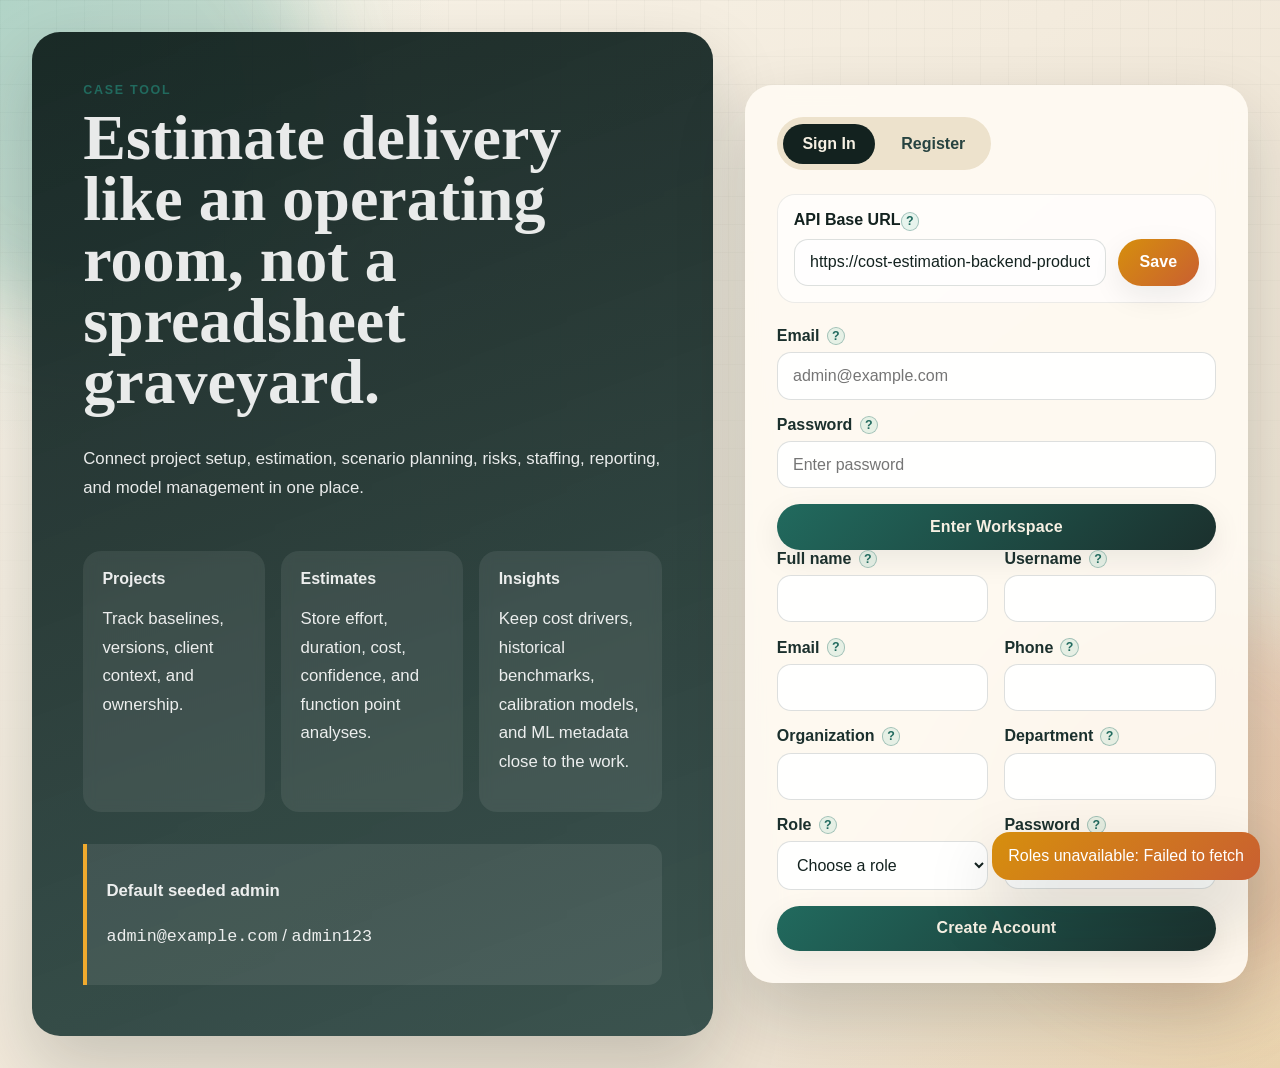
<file: frontend/index.html>
<!DOCTYPE html>
<html lang="en">
<head>
    <meta charset="UTF-8">
    <meta name="viewport" content="width=device-width, initial-scale=1.0">
    <meta name="description" content="CASE Tool frontend for software estimation, portfolio planning, and analytics.">
    <title>CASE Tool Workspace</title>
    <link rel="stylesheet" href="./assets/css/style.css">
</head>
<body>
    <div class="ambient ambient-one"></div>
    <div class="ambient ambient-two"></div>
    <div class="ambient ambient-grid"></div>

    <div class="loading-bar" id="loadingBar"></div>

    <section class="auth-shell" id="authView">
        <div class="auth-story">
            <span class="eyebrow">CASE Tool</span>
            <h1>Estimate delivery like an operating room, not a spreadsheet graveyard.</h1>
            <p>Connect project setup, estimation, scenario planning, risks, staffing, reporting, and model management in one place.</p>

            <div class="story-grid">
                <article class="story-card">
                    <strong>Projects</strong>
                    <p>Track baselines, versions, client context, and ownership.</p>
                </article>
                <article class="story-card">
                    <strong>Estimates</strong>
                    <p>Store effort, duration, cost, confidence, and function point analyses.</p>
                </article>
                <article class="story-card">
                    <strong>Insights</strong>
                    <p>Keep cost drivers, historical benchmarks, calibration models, and ML metadata close to the work.</p>
                </article>
            </div>

            <div class="auth-callout">
                <p><strong>Default seeded admin</strong></p>
                <p><span class="mono">admin@example.com</span> / <span class="mono">admin123</span></p>
            </div>
        </div>

        <div class="auth-panel">
            <div class="auth-tabs">
                <button class="auth-tab active" type="button" data-auth-tab="login">Sign In</button>
                <button class="auth-tab" type="button" data-auth-tab="register">Register</button>
            </div>

            <form class="connection-card" id="authConnectionForm">
                <label for="authApiBaseUrl">API Base URL</label>
                <div class="inline-form">
                    <input id="authApiBaseUrl" type="text" placeholder="http://localhost:8000/api/v1">
                    <button class="btn btn-secondary" type="submit">Save</button>
                </div>
            </form>

            <form class="form auth-form active" id="loginForm" data-auth-form="login">
                <div class="field">
                    <label for="loginEmail">Email</label>
                    <input id="loginEmail" type="email" placeholder="admin@example.com" required>
                </div>
                <div class="field">
                    <label for="loginPassword">Password</label>
                    <input id="loginPassword" type="password" placeholder="Enter password" required>
                </div>
                <button class="btn btn-primary" type="submit">Enter Workspace</button>
            </form>

            <form class="form auth-form" id="registerForm" data-auth-form="register">
                <div class="field-row">
                    <div class="field">
                        <label for="registerFullName">Full name</label>
                        <input id="registerFullName" type="text" required>
                    </div>
                    <div class="field">
                        <label for="registerUsername">Username</label>
                        <input id="registerUsername" type="text" required>
                    </div>
                </div>
                <div class="field-row">
                    <div class="field">
                        <label for="registerEmail">Email</label>
                        <input id="registerEmail" type="email" required>
                    </div>
                    <div class="field">
                        <label for="registerPhone">Phone</label>
                        <input id="registerPhone" type="text">
                    </div>
                </div>
                <div class="field-row">
                    <div class="field">
                        <label for="registerOrganization">Organization</label>
                        <input id="registerOrganization" type="text">
                    </div>
                    <div class="field">
                        <label for="registerDepartment">Department</label>
                        <input id="registerDepartment" type="text">
                    </div>
                </div>
                <div class="field-row">
                    <div class="field">
                        <label for="registerRoleId">Role</label>
                        <select id="registerRoleId" required></select>
                    </div>
                    <div class="field">
                        <label for="registerPassword">Password</label>
                        <input id="registerPassword" type="password" minlength="8" required>
                    </div>
                </div>
                <button class="btn btn-primary" type="submit">Create Account</button>
            </form>
        </div>
    </section>

    <div class="workspace-shell hidden" id="workspaceShell">
        <aside class="sidebar">
            <div class="brand-block">
                <span class="eyebrow">Control Deck</span>
                <h2>CASE Tool</h2>
                <p>Software estimation and delivery planning workspace.</p>
            </div>

            <nav class="side-nav" aria-label="Primary">
                <button class="nav-link active" type="button" data-view-target="dashboard">Dashboard</button>
                <button class="nav-link" type="button" data-view-target="projects">Projects</button>
                <button class="nav-link" type="button" data-view-target="estimates">Estimates</button>
                <button class="nav-link" type="button" data-view-target="scenarios">Scenarios</button>
                <button class="nav-link" type="button" data-view-target="risks">Risks</button>
                <button class="nav-link" type="button" data-view-target="resources">Resources</button>
                <button class="nav-link" type="button" data-view-target="reports">Reports</button>
                <button class="nav-link" type="button" data-view-target="intelligence">Intelligence</button>
                <button class="nav-link" type="button" data-view-target="integrations">Integrations</button>
                <button class="nav-link" type="button" data-view-target="admin">Admin</button>
                <button class="nav-link" type="button" data-view-target="settings">Settings</button>
            </nav>
        </aside>

        <div class="workspace-main">
            <header class="topbar">
                <div class="topbar-cluster">
                    <label class="compact-field">
                        <span>Active project</span>
                        <select id="projectSwitcher"></select>
                    </label>
                    <button class="btn btn-secondary" type="button" id="refreshWorkspaceBtn">Refresh</button>
                </div>

                <div class="topbar-cluster topbar-status">
                    <span class="status-badge" id="apiStatusBadge">Checking API</span>
                    <span class="status-badge neutral" id="selectedProjectBadge">Project: none selected</span>
                    <span class="status-badge neutral" id="userBadge">Loading user</span>
                    <button class="btn btn-ghost" type="button" id="logoutBtn">Logout</button>
                </div>
            </header>

            <main class="view-stack">
                <section class="view-panel active" data-view="dashboard">
                    <div class="section-head">
                        <div>
                            <span class="eyebrow">Portfolio overview</span>
                            <h1>Dashboard</h1>
                        </div>
                    </div>
                    <div class="metrics-grid" id="dashboardMetrics"></div>
                    <div class="analytics-grid" id="dashboardAnalyticsGrid"></div>
                    <div id="dashboardSpotlight"></div>
                    <div class="split-grid">
                        <article class="panel">
                            <div class="panel-head">
                                <h2>Recent Projects</h2>
                            </div>
                            <div class="table-wrap">
                                <table>
                                    <thead>
                                        <tr>
                                            <th>Name</th>
                                            <th>Status</th>
                                            <th>Budget</th>
                                            <th>Team</th>
                                            <th>Action</th>
                                        </tr>
                                    </thead>
                                    <tbody id="recentProjectsBody"></tbody>
                                </table>
                            </div>
                        </article>
                        <article class="panel stacked-panel">
                            <div class="panel-head">
                                <h2>Selected Project Signals</h2>
                            </div>
                            <div class="mini-panel">
                                <h3>Recent Estimates</h3>
                                <ul class="plain-list" id="recentEstimatesList"></ul>
                            </div>
                            <div class="mini-panel">
                                <h3>Risk Summary</h3>
                                <ul class="plain-list" id="dashboardRiskSummary"></ul>
                            </div>
                        </article>
                    </div>
                </section>

                <section class="view-panel" data-view="projects">
                    <div class="section-head">
                        <div>
                            <span class="eyebrow">Foundation</span>
                            <h1>Projects</h1>
                            <p class="context-banner" id="projectsContextBanner"></p>
                        </div>
                    </div>
                    <div class="split-grid">
                        <article class="panel">
                            <div class="panel-head">
                                <h2>Create or Edit Project</h2>
                            </div>
                            <form class="form" id="projectForm">
                                <input id="projectFormId" type="hidden">
                                <div class="field">
                                    <label for="projectName">Project name</label>
                                    <input id="projectName" type="text" required>
                                </div>
                                <div class="field">
                                    <label for="projectDescription">Description</label>
                                    <textarea id="projectDescription" rows="4"></textarea>
                                </div>
                                <div class="field-row">
                                    <div class="field">
                                        <label for="projectStatus">Status</label>
                                        <select id="projectStatus">
                                            <option value="planning">Planning</option>
                                            <option value="in_progress">In Progress</option>
                                            <option value="on_hold">On Hold</option>
                                            <option value="completed">Completed</option>
                                            <option value="archived">Archived</option>
                                        </select>
                                    </div>
                                    <div class="field">
                                        <label for="projectBudget">Budget</label>
                                        <input id="projectBudget" type="number" min="0" step="1000">
                                    </div>
                                </div>
                                <div class="field-row">
                                    <div class="field">
                                        <label for="projectTeamSize">Team size</label>
                                        <input id="projectTeamSize" type="number" min="1" step="1">
                                    </div>
                                    <div class="field">
                                        <label for="projectClientName">Client</label>
                                        <input id="projectClientName" type="text">
                                    </div>
                                </div>
                                <div class="field-row">
                                    <div class="field">
                                        <label for="projectManager">Project manager</label>
                                        <input id="projectManager" type="text">
                                    </div>
                                    <div class="field">
                                        <label for="projectDepartment">Department</label>
                                        <input id="projectDepartment" type="text">
                                    </div>
                                </div>
                                <div class="field-row">
                                    <div class="field">
                                        <label for="projectStartDate">Start date</label>
                                        <input id="projectStartDate" type="datetime-local">
                                    </div>
                                    <div class="field">
                                        <label for="projectEndDate">End date</label>
                                        <input id="projectEndDate" type="datetime-local">
                                    </div>
                                </div>
                                <div class="button-row">
                                    <button class="btn btn-primary" type="submit">Save Project</button>
                                    <button class="btn btn-ghost" type="button" id="projectFormReset">Reset</button>
                                </div>
                            </form>
                        </article>

                        <article class="panel">
                            <div class="panel-head">
                                <h2>Project Register</h2>
                            </div>
                            <div class="table-wrap">
                                <table>
                                    <thead>
                                        <tr>
                                            <th>Name</th>
                                            <th>Status</th>
                                            <th>Client</th>
                                            <th>Budget</th>
                                            <th>Team</th>
                                            <th>Versions</th>
                                            <th>Actions</th>
                                        </tr>
                                    </thead>
                                    <tbody id="projectTableBody"></tbody>
                                </table>
                            </div>
                        </article>
                    </div>

                    <div class="split-grid">
                        <article class="panel">
                            <div class="panel-head">
                                <h2>Project Versions</h2>
                            </div>
                            <form class="form" id="versionForm">
                                <div class="field-row">
                                    <div class="field">
                                        <label for="versionNumber">Version number</label>
                                        <input id="versionNumber" type="number" min="1" step="1" required>
                                    </div>
                                    <div class="field">
                                        <label for="versionDescription">Description</label>
                                        <input id="versionDescription" type="text">
                                    </div>
                                </div>
                                <div class="field">
                                    <label for="versionScope">Scope</label>
                                    <textarea id="versionScope" rows="3"></textarea>
                                </div>
                                <div class="field">
                                    <label for="versionAssumptions">Assumptions</label>
                                    <textarea id="versionAssumptions" rows="3"></textarea>
                                </div>
                                <div class="field">
                                    <label for="versionConstraints">Constraints</label>
                                    <textarea id="versionConstraints" rows="3"></textarea>
                                </div>
                                <div class="button-row">
                                    <button class="btn btn-primary" type="submit">Add Version</button>
                                    <button class="btn btn-ghost" type="button" id="versionFormReset">Reset</button>
                                </div>
                            </form>
                        </article>
                        <article class="panel">
                            <div class="panel-head">
                                <h2>Version Timeline</h2>
                            </div>
                            <div class="stack-list" id="versionList"></div>
                        </article>
                    </div>
                </section>

                <section class="view-panel" data-view="estimates">
                    <div class="section-head">
                        <div>
                            <span class="eyebrow">Forecasting</span>
                            <h1>Estimates</h1>
                            <p class="context-banner" id="estimateContextBanner"></p>
                        </div>
                    </div>
                    <div class="split-grid">
                        <article class="panel">
                            <div class="panel-head">
                                <h2>Create or Edit Estimate</h2>
                            </div>
                            <form class="form" id="estimateForm">
                                <input id="estimateFormId" type="hidden">
                                <div class="field-row">
                                    <div class="field">
                                        <label for="estimateVersionId">Project version</label>
                                        <select id="estimateVersionId" required></select>
                                    </div>
                                    <div class="field">
                                        <label for="estimateMethod">Method</label>
                                        <select id="estimateMethod" required>
                                            <option value="COCOMO">COCOMO</option>
                                            <option value="FPA">Function Point Analysis</option>
                                            <option value="Hybrid">Hybrid</option>
                                            <option value="Expert Judgment">Expert Judgment</option>
                                        </select>
                                    </div>
                                </div>
                                <div class="field-row">
                                    <div class="field">
                                        <label for="estimateStatus">Workflow status</label>
                                        <select id="estimateStatus">
                                            <option value="draft">Draft</option>
                                            <option value="submitted">Submitted</option>
                                            <option value="approved">Approved</option>
                                            <option value="rejected">Rejected</option>
                                            <option value="final">Final</option>
                                        </select>
                                    </div>
                                    <div class="field">
                                        <label for="estimateTeamSize">Estimated team size</label>
                                        <input id="estimateTeamSize" type="number" min="1" step="1">
                                    </div>
                                </div>
                                <div class="field-row">
                                    <div class="field">
                                        <label for="estimateEffort">Effort hours</label>
                                        <input id="estimateEffort" type="number" min="0" step="0.1" required>
                                    </div>
                                    <div class="field">
                                        <label for="estimateDuration">Duration months</label>
                                        <input id="estimateDuration" type="number" min="0" step="0.1" required>
                                    </div>
                                </div>
                                <div class="field-row">
                                    <div class="field">
                                        <label for="estimateCost">Estimated cost</label>
                                        <input id="estimateCost" type="number" min="0" step="1000" required>
                                    </div>
                                    <div class="field">
                                        <label for="estimateConfidence">Confidence %</label>
                                        <input id="estimateConfidence" type="number" min="0" max="100" step="1">
                                    </div>
                                </div>
                                <div class="field-row">
                                    <div class="field">
                                        <label for="estimateConfidenceLow">Confidence low</label>
                                        <input id="estimateConfidenceLow" type="number" min="0" step="1000">
                                    </div>
                                    <div class="field">
                                        <label for="estimateConfidenceHigh">Confidence high</label>
                                        <input id="estimateConfidenceHigh" type="number" min="0" step="1000">
                                    </div>
                                </div>
                                <div class="field">
                                    <label for="estimateAssumptions">Assumptions</label>
                                    <textarea id="estimateAssumptions" rows="3"></textarea>
                                </div>
                                <div class="field">
                                    <label for="estimateRisks">Risks</label>
                                    <textarea id="estimateRisks" rows="3"></textarea>
                                </div>
                                <div class="field">
                                    <label for="estimateNotes">Notes</label>
                                    <textarea id="estimateNotes" rows="3"></textarea>
                                </div>
                                <div class="button-row">
                                    <button class="btn btn-primary" type="submit">Save Estimate</button>
                                    <button class="btn btn-ghost" type="button" id="estimateFormReset">Reset</button>
                                </div>
                            </form>
                        </article>

                        <article class="panel">
                            <div class="panel-head">
                                <h2>Estimate Register</h2>
                            </div>
                            <div class="table-wrap">
                                <table>
                                    <thead>
                                        <tr>
                                            <th>Method</th>
                                            <th>Status</th>
                                            <th>Cost</th>
                                            <th>Effort</th>
                                            <th>Duration</th>
                                            <th>Confidence</th>
                                            <th>Actions</th>
                                        </tr>
                                    </thead>
                                    <tbody id="estimateTableBody"></tbody>
                                </table>
                            </div>
                        </article>
                    </div>

                    <div class="split-grid">
                        <article class="panel">
                            <div class="panel-head">
                                <h2>Estimate Detail</h2>
                            </div>
                            <div id="estimateDetail"></div>
                        </article>
                        <article class="panel">
                            <div class="panel-head">
                                <h2>Function Points</h2>
                            </div>
                            <form class="form" id="functionPointForm">
                                <div class="field-row">
                                    <div class="field">
                                        <label for="fpIlfCount">ILF count</label>
                                        <input id="fpIlfCount" type="number" min="0" value="0">
                                    </div>
                                    <div class="field">
                                        <label for="fpIlfComplexity">ILF complexity</label>
                                        <select id="fpIlfComplexity">
                                            <option value="">Select</option>
                                            <option value="simple">Simple</option>
                                            <option value="average">Average</option>
                                            <option value="complex">Complex</option>
                                        </select>
                                    </div>
                                </div>
                                <div class="field-row">
                                    <div class="field">
                                        <label for="fpEifCount">EIF count</label>
                                        <input id="fpEifCount" type="number" min="0" value="0">
                                    </div>
                                    <div class="field">
                                        <label for="fpEifComplexity">EIF complexity</label>
                                        <select id="fpEifComplexity">
                                            <option value="">Select</option>
                                            <option value="simple">Simple</option>
                                            <option value="average">Average</option>
                                            <option value="complex">Complex</option>
                                        </select>
                                    </div>
                                </div>
                                <div class="field-row">
                                    <div class="field">
                                        <label for="fpEiCount">EI count</label>
                                        <input id="fpEiCount" type="number" min="0" value="0">
                                    </div>
                                    <div class="field">
                                        <label for="fpEiComplexity">EI complexity</label>
                                        <select id="fpEiComplexity">
                                            <option value="">Select</option>
                                            <option value="simple">Simple</option>
                                            <option value="average">Average</option>
                                            <option value="complex">Complex</option>
                                        </select>
                                    </div>
                                </div>
                                <div class="field-row">
                                    <div class="field">
                                        <label for="fpEoCount">EO count</label>
                                        <input id="fpEoCount" type="number" min="0" value="0">
                                    </div>
                                    <div class="field">
                                        <label for="fpEoComplexity">EO complexity</label>
                                        <select id="fpEoComplexity">
                                            <option value="">Select</option>
                                            <option value="simple">Simple</option>
                                            <option value="average">Average</option>
                                            <option value="complex">Complex</option>
                                        </select>
                                    </div>
                                </div>
                                <div class="field-row">
                                    <div class="field">
                                        <label for="fpEqCount">EQ count</label>
                                        <input id="fpEqCount" type="number" min="0" value="0">
                                    </div>
                                    <div class="field">
                                        <label for="fpEqComplexity">EQ complexity</label>
                                        <select id="fpEqComplexity">
                                            <option value="">Select</option>
                                            <option value="simple">Simple</option>
                                            <option value="average">Average</option>
                                            <option value="complex">Complex</option>
                                        </select>
                                    </div>
                                </div>
                                <div class="field-row">
                                    <div class="field">
                                        <label for="fpUnadjusted">Unadjusted FP</label>
                                        <input id="fpUnadjusted" type="number" min="0" step="0.1" required>
                                    </div>
                                    <div class="field">
                                        <label for="fpVaf">VAF</label>
                                        <input id="fpVaf" type="number" min="0" step="0.01">
                                    </div>
                                </div>
                                <div class="field">
                                    <label for="fpAdjusted">Adjusted FP</label>
                                    <input id="fpAdjusted" type="number" min="0" step="0.1" required>
                                </div>
                                <div class="button-row">
                                    <button class="btn btn-primary" type="submit">Save Function Points</button>
                                    <button class="btn btn-ghost" type="button" id="functionPointFormReset">Reset</button>
                                </div>
                            </form>
                            <div class="stack-list" id="functionPointList"></div>
                        </article>
                    </div>
                </section>

                <section class="view-panel" data-view="scenarios">
                    <div class="section-head">
                        <div>
                            <span class="eyebrow">What-if planning</span>
                            <h1>Scenarios</h1>
                            <p class="context-banner" id="scenarioContextBanner"></p>
                        </div>
                    </div>
                    <div class="split-grid">
                        <article class="panel">
                            <div class="panel-head">
                                <h2>Scenario Builder</h2>
                            </div>
                            <form class="form" id="scenarioForm">
                                <input id="scenarioFormId" type="hidden">
                                <div class="field-row">
                                    <div class="field">
                                        <label for="scenarioName">Scenario name</label>
                                        <input id="scenarioName" type="text" required>
                                    </div>
                                    <div class="field">
                                        <label for="scenarioType">Scenario type</label>
                                        <select id="scenarioType">
                                            <option value="realistic">Realistic</option>
                                            <option value="optimistic">Optimistic</option>
                                            <option value="pessimistic">Pessimistic</option>
                                            <option value="custom">Custom</option>
                                        </select>
                                    </div>
                                </div>
                                <div class="field">
                                    <label for="scenarioDescription">Description</label>
                                    <textarea id="scenarioDescription" rows="3"></textarea>
                                </div>
                                <div class="field-row">
                                    <div class="field">
                                        <label for="scenarioEffortAdjustment">Effort multiplier</label>
                                        <input id="scenarioEffortAdjustment" type="number" step="0.05" value="1">
                                    </div>
                                    <div class="field">
                                        <label for="scenarioDurationAdjustment">Duration multiplier</label>
                                        <input id="scenarioDurationAdjustment" type="number" step="0.05" value="1">
                                    </div>
                                </div>
                                <div class="field-row">
                                    <div class="field">
                                        <label for="scenarioCostAdjustment">Cost multiplier</label>
                                        <input id="scenarioCostAdjustment" type="number" step="0.05" value="1">
                                    </div>
                                    <div class="field">
                                        <label for="scenarioTeamAdjustment">Team size multiplier</label>
                                        <input id="scenarioTeamAdjustment" type="number" step="0.05" value="1">
                                    </div>
                                </div>
                                <div class="button-row">
                                    <button class="btn btn-primary" type="submit">Save Scenario</button>
                                    <button class="btn btn-ghost" type="button" id="scenarioFormReset">Reset</button>
                                </div>
                            </form>
                        </article>
                        <article class="panel">
                            <div class="panel-head">
                                <h2>Scenario Outcomes</h2>
                            </div>
                            <p class="subtle" id="scenarioSummary"></p>
                            <div class="table-wrap">
                                <table>
                                    <thead>
                                        <tr>
                                            <th>Name</th>
                                            <th>Type</th>
                                            <th>Effort</th>
                                            <th>Duration</th>
                                            <th>Cost</th>
                                            <th>Actions</th>
                                        </tr>
                                    </thead>
                                    <tbody id="scenarioTableBody"></tbody>
                                </table>
                            </div>
                        </article>
                    </div>
                </section>

                <section class="view-panel" data-view="risks">
                    <div class="section-head">
                        <div>
                            <span class="eyebrow">Exposure control</span>
                            <h1>Risks</h1>
                            <p class="context-banner" id="riskContextBanner"></p>
                        </div>
                    </div>
                    <div class="split-grid">
                        <article class="panel">
                            <div class="panel-head">
                                <h2>Risk Register Form</h2>
                            </div>
                            <form class="form" id="riskForm">
                                <input id="riskFormId" type="hidden">
                                <div class="field">
                                    <label for="riskDescription">Description</label>
                                    <textarea id="riskDescription" rows="3" required></textarea>
                                </div>
                                <div class="field-row">
                                    <div class="field">
                                        <label for="riskCategory">Category</label>
                                        <input id="riskCategory" type="text" placeholder="technical, schedule, resource" required>
                                    </div>
                                    <div class="field">
                                        <label for="riskOwner">Owner</label>
                                        <input id="riskOwner" type="text">
                                    </div>
                                </div>
                                <div class="field-row">
                                    <div class="field">
                                        <label for="riskProbability">Probability (0-1)</label>
                                        <input id="riskProbability" type="number" min="0" max="1" step="0.01" required>
                                    </div>
                                    <div class="field">
                                        <label for="riskImpact">Impact (0-1)</label>
                                        <input id="riskImpact" type="number" min="0" max="1" step="0.01" required>
                                    </div>
                                </div>
                                <div class="field-row">
                                    <div class="field">
                                        <label for="riskStatus">Status</label>
                                        <select id="riskStatus">
                                            <option value="active">Active</option>
                                            <option value="mitigated">Mitigated</option>
                                            <option value="accepted">Accepted</option>
                                            <option value="avoided">Avoided</option>
                                        </select>
                                    </div>
                                    <div class="field">
                                        <label for="riskEffortContingency">Effort contingency</label>
                                        <input id="riskEffortContingency" type="number" min="0" step="0.1" value="0">
                                    </div>
                                </div>
                                <div class="field-row">
                                    <div class="field">
                                        <label for="riskCostContingency">Cost contingency</label>
                                        <input id="riskCostContingency" type="number" min="0" step="100" value="0">
                                    </div>
                                    <div class="field">
                                        <label for="riskMitigation">Mitigation strategy</label>
                                        <textarea id="riskMitigation" rows="2"></textarea>
                                    </div>
                                </div>
                                <div class="button-row">
                                    <button class="btn btn-primary" type="submit">Save Risk</button>
                                    <button class="btn btn-ghost" type="button" id="riskFormReset">Reset</button>
                                </div>
                            </form>
                        </article>
                        <article class="panel">
                            <div class="panel-head">
                                <h2>Risk Register</h2>
                            </div>
                            <div class="subtle" id="riskExposureSummary"></div>
                            <div class="table-wrap">
                                <table>
                                    <thead>
                                        <tr>
                                            <th>Category</th>
                                            <th>Description</th>
                                            <th>Probability</th>
                                            <th>Impact</th>
                                            <th>Owner</th>
                                            <th>Status</th>
                                            <th>Actions</th>
                                        </tr>
                                    </thead>
                                    <tbody id="riskTableBody"></tbody>
                                </table>
                            </div>
                        </article>
                    </div>
                </section>

                <section class="view-panel" data-view="resources">
                    <div class="section-head">
                        <div>
                            <span class="eyebrow">Capacity</span>
                            <h1>Resources</h1>
                            <p class="context-banner" id="resourceContextBanner"></p>
                        </div>
                    </div>
                    <div class="split-grid">
                        <article class="panel">
                            <div class="panel-head">
                                <h2>Resource Allocation</h2>
                            </div>
                            <form class="form" id="resourceForm">
                                <input id="resourceFormId" type="hidden">
                                <div class="field-row">
                                    <div class="field">
                                        <label for="resourceUserId">Team member</label>
                                        <select id="resourceUserId" required></select>
                                    </div>
                                    <div class="field">
                                        <label for="resourceRole">Role</label>
                                        <input id="resourceRole" type="text" required>
                                    </div>
                                </div>
                                <div class="field-row">
                                    <div class="field">
                                        <label for="resourceAllocation">Allocation %</label>
                                        <input id="resourceAllocation" type="number" min="0" max="100" step="1" required>
                                    </div>
                                    <div class="field">
                                        <label for="resourceHourlyRate">Hourly rate</label>
                                        <input id="resourceHourlyRate" type="number" min="0" step="10">
                                    </div>
                                </div>
                                <div class="field-row">
                                    <div class="field">
                                        <label for="resourceStartDate">Start date</label>
                                        <input id="resourceStartDate" type="datetime-local">
                                    </div>
                                    <div class="field">
                                        <label for="resourceEndDate">End date</label>
                                        <input id="resourceEndDate" type="datetime-local">
                                    </div>
                                </div>
                                <div class="field-row">
                                    <div class="field">
                                        <label for="resourceAvailability">Availability</label>
                                        <select id="resourceAvailability">
                                            <option value="available">Available</option>
                                            <option value="busy">Busy</option>
                                            <option value="unavailable">Unavailable</option>
                                        </select>
                                    </div>
                                    <div class="field">
                                        <label for="resourceSkills">Skills</label>
                                        <input id="resourceSkills" type="text" placeholder="Python, React, QA">
                                    </div>
                                </div>
                                <div class="button-row">
                                    <button class="btn btn-primary" type="submit">Save Allocation</button>
                                    <button class="btn btn-ghost" type="button" id="resourceFormReset">Reset</button>
                                </div>
                            </form>
                        </article>
                        <article class="panel">
                            <div class="panel-head">
                                <h2>Allocation Board</h2>
                            </div>
                            <div class="subtle" id="resourceUtilizationSummary"></div>
                            <div class="table-wrap">
                                <table>
                                    <thead>
                                        <tr>
                                            <th>User</th>
                                            <th>Role</th>
                                            <th>Allocation</th>
                                            <th>Rate</th>
                                            <th>Availability</th>
                                            <th>Skills</th>
                                            <th>Actions</th>
                                        </tr>
                                    </thead>
                                    <tbody id="resourceTableBody"></tbody>
                                </table>
                            </div>
                        </article>
                    </div>
                </section>

                <section class="view-panel" data-view="reports">
                    <div class="section-head">
                        <div>
                            <span class="eyebrow">Narrative output</span>
                            <h1>Reports</h1>
                            <p class="context-banner" id="reportContextBanner"></p>
                        </div>
                    </div>
                    <div class="split-grid">
                        <article class="panel">
                            <div class="panel-head">
                                <h2>Generate Report</h2>
                            </div>
                            <form class="form" id="reportForm">
                                <div class="field-row">
                                    <div class="field">
                                        <label for="reportTitle">Title</label>
                                        <input id="reportTitle" type="text" value="Executive Estimate Summary" required>
                                    </div>
                                    <div class="field">
                                        <label for="reportType">Type</label>
                                        <select id="reportType">
                                            <option value="estimate">Estimate</option>
                                            <option value="variance">Variance</option>
                                            <option value="comparison">Comparison</option>
                                            <option value="executive_summary">Executive summary</option>
                                        </select>
                                    </div>
                                </div>
                                <div class="field">
                                    <label for="reportFormat">Format</label>
                                    <select id="reportFormat">
                                        <option value="html">HTML</option>
                                        <option value="json">JSON</option>
                                    </select>
                                </div>
                                <div class="checkbox-grid">
                                    <label><input id="reportIncludeConfidence" type="checkbox" checked> Include confidence intervals</label>
                                    <label><input id="reportIncludeRisks" type="checkbox" checked> Include risks</label>
                                    <label><input id="reportIncludeScenarios" type="checkbox" checked> Include scenarios</label>
                                </div>
                                <div class="button-row">
                                    <button class="btn btn-primary" type="submit">Generate Report</button>
                                    <button class="btn btn-ghost" type="button" id="reportFormReset">Reset</button>
                                </div>
                            </form>
                        </article>
                        <article class="panel">
                            <div class="panel-head">
                                <h2>Stored Reports</h2>
                            </div>
                            <div class="table-wrap">
                                <table>
                                    <thead>
                                        <tr>
                                            <th>Title</th>
                                            <th>Type</th>
                                            <th>Format</th>
                                            <th>Created</th>
                                            <th>Actions</th>
                                        </tr>
                                    </thead>
                                    <tbody id="reportTableBody"></tbody>
                                </table>
                            </div>
                        </article>
                    </div>
                    <article class="panel">
                        <div class="panel-head">
                            <h2>Preview</h2>
                        </div>
                        <div class="report-preview" id="reportPreview"></div>
                    </article>
                </section>

                <section class="view-panel" data-view="intelligence">
                    <div class="section-head">
                        <div>
                            <span class="eyebrow">Reference intelligence</span>
                            <h1>Intelligence</h1>
                            <p class="context-banner" id="intelligenceBanner"></p>
                        </div>
                    </div>
                    <div class="triple-grid">
                        <article class="panel">
                            <div class="panel-head">
                                <h2>Cost Drivers</h2>
                            </div>
                            <form class="form" id="costDriverForm">
                                <div class="field">
                                    <label for="costDriverName">Name</label>
                                    <input id="costDriverName" type="text" required>
                                </div>
                                <div class="field-row">
                                    <div class="field">
                                        <label for="costDriverCategory">Category</label>
                                        <input id="costDriverCategory" type="text" required>
                                    </div>
                                    <div class="field">
                                        <label for="costDriverImpact">Impact factor</label>
                                        <input id="costDriverImpact" type="number" min="0.5" max="2" step="0.01" value="1" required>
                                    </div>
                                </div>
                                <div class="field-row">
                                    <div class="field">
                                        <label for="costDriverEffort">Effort multiplier</label>
                                        <input id="costDriverEffort" type="number" min="0" step="0.01" value="1" required>
                                    </div>
                                    <div class="field">
                                        <label for="costDriverCost">Cost multiplier</label>
                                        <input id="costDriverCost" type="number" min="0" step="0.01" value="1" required>
                                    </div>
                                </div>
                                <div class="field-row">
                                    <div class="field">
                                        <label for="costDriverDuration">Duration multiplier</label>
                                        <input id="costDriverDuration" type="number" min="0" step="0.01" value="1" required>
                                    </div>
                                    <div class="field checkbox-field">
                                        <label><input id="costDriverActive" type="checkbox" checked> Active</label>
                                    </div>
                                </div>
                                <div class="field">
                                    <label for="costDriverDescription">Description</label>
                                    <textarea id="costDriverDescription" rows="3"></textarea>
                                </div>
                                <div class="button-row">
                                    <button class="btn btn-primary" type="submit">Save Cost Driver</button>
                                    <button class="btn btn-ghost" type="button" id="costDriverFormReset">Reset</button>
                                </div>
                            </form>
                            <div class="table-wrap">
                                <table>
                                    <thead>
                                        <tr>
                                            <th>Name</th>
                                            <th>Category</th>
                                            <th>Impact</th>
                                            <th>Effort</th>
                                            <th>Cost</th>
                                        </tr>
                                    </thead>
                                    <tbody id="costDriverTableBody"></tbody>
                                </table>
                            </div>
                        </article>

                        <article class="panel">
                            <div class="panel-head">
                                <h2>Historical Projects</h2>
                            </div>
                            <form class="form" id="historicalProjectForm">
                                <div class="field">
                                    <label for="historicalProjectName">Project name</label>
                                    <input id="historicalProjectName" type="text" required>
                                </div>
                                <div class="field-row">
                                    <div class="field">
                                        <label for="historicalIndustry">Industry</label>
                                        <input id="historicalIndustry" type="text">
                                    </div>
                                    <div class="field">
                                        <label for="historicalType">Type</label>
                                        <input id="historicalType" type="text">
                                    </div>
                                </div>
                                <div class="field-row">
                                    <div class="field">
                                        <label for="historicalExperience">Team experience</label>
                                        <select id="historicalExperience">
                                            <option value="">Select</option>
                                            <option value="junior">Junior</option>
                                            <option value="mid">Mid</option>
                                            <option value="senior">Senior</option>
                                        </select>
                                    </div>
                                    <div class="field">
                                        <label for="historicalTeamSize">Team size</label>
                                        <input id="historicalTeamSize" type="number" min="1" step="1" required>
                                    </div>
                                </div>
                                <div class="field-row">
                                    <div class="field">
                                        <label for="historicalEffort">Actual effort</label>
                                        <input id="historicalEffort" type="number" min="0" step="0.1" required>
                                    </div>
                                    <div class="field">
                                        <label for="historicalDuration">Actual duration</label>
                                        <input id="historicalDuration" type="number" min="0" step="0.1" required>
                                    </div>
                                </div>
                                <div class="field-row">
                                    <div class="field">
                                        <label for="historicalCost">Actual cost</label>
                                        <input id="historicalCost" type="number" min="0" step="100" required>
                                    </div>
                                    <div class="field">
                                        <label for="historicalLanguage">Language</label>
                                        <input id="historicalLanguage" type="text">
                                    </div>
                                </div>
                                <div class="field-row">
                                    <div class="field">
                                        <label for="historicalDatabase">Database</label>
                                        <input id="historicalDatabase" type="text">
                                    </div>
                                    <div class="field">
                                        <label for="historicalArchitecture">Architecture</label>
                                        <input id="historicalArchitecture" type="text">
                                    </div>
                                </div>
                                <div class="field-row">
                                    <div class="field">
                                        <label for="historicalProductivity">Productivity</label>
                                        <input id="historicalProductivity" type="number" min="0" step="0.01">
                                    </div>
                                    <div class="field">
                                        <label for="historicalDefectDensity">Defect density</label>
                                        <input id="historicalDefectDensity" type="number" min="0" step="0.01">
                                    </div>
                                </div>
                                <div class="field">
                                    <label for="historicalScope">Scope description</label>
                                    <textarea id="historicalScope" rows="3"></textarea>
                                </div>
                                <div class="button-row">
                                    <button class="btn btn-primary" type="submit">Add Historical Project</button>
                                    <button class="btn btn-ghost" type="button" id="historicalProjectFormReset">Reset</button>
                                </div>
                            </form>
                            <div class="table-wrap">
                                <table>
                                    <thead>
                                        <tr>
                                            <th>Project</th>
                                            <th>Industry</th>
                                            <th>Effort</th>
                                            <th>Duration</th>
                                            <th>Cost</th>
                                        </tr>
                                    </thead>
                                    <tbody id="historicalProjectTableBody"></tbody>
                                </table>
                            </div>
                        </article>

                        <article class="panel">
                            <div class="panel-head">
                                <h2>Calibration & ML Models</h2>
                            </div>
                            <form class="form" id="calibrationModelForm">
                                <div class="field">
                                    <label for="calibrationName">Calibration name</label>
                                    <input id="calibrationName" type="text" required>
                                </div>
                                <div class="field-row">
                                    <div class="field">
                                        <label for="calibrationType">Model type</label>
                                        <input id="calibrationType" type="text" placeholder="COCOMO, FPA" required>
                                    </div>
                                    <div class="field">
                                        <label for="calibrationDataCount">Calibration data count</label>
                                        <input id="calibrationDataCount" type="number" min="1" step="1" required>
                                    </div>
                                </div>
                                <div class="field-row">
                                    <div class="field">
                                        <label for="calibrationOrganization">Organization</label>
                                        <input id="calibrationOrganization" type="text">
                                    </div>
                                    <div class="field">
                                        <label for="calibrationIndustry">Industry</label>
                                        <input id="calibrationIndustry" type="text">
                                    </div>
                                </div>
                                <div class="field-row">
                                    <div class="field">
                                        <label for="calibrationAccuracy">Accuracy %</label>
                                        <input id="calibrationAccuracy" type="number" min="0" step="0.1">
                                    </div>
                                    <div class="field">
                                        <label for="calibrationCoefficients">Coefficients JSON</label>
                                        <textarea id="calibrationCoefficients" rows="2" placeholder='{"a": 2.9, "b": 1.1}'></textarea>
                                    </div>
                                </div>
                                <div class="field">
                                    <label for="calibrationDescription">Description</label>
                                    <textarea id="calibrationDescription" rows="3"></textarea>
                                </div>
                                <div class="button-row">
                                    <button class="btn btn-primary" type="submit">Save Calibration Model</button>
                                    <button class="btn btn-ghost" type="button" id="calibrationModelFormReset">Reset</button>
                                </div>
                            </form>
                            <div class="table-wrap">
                                <table>
                                    <thead>
                                        <tr>
                                            <th>Name</th>
                                            <th>Type</th>
                                            <th>Data</th>
                                            <th>Accuracy</th>
                                            <th>R^2</th>
                                        </tr>
                                    </thead>
                                    <tbody id="calibrationModelTableBody"></tbody>
                                </table>
                            </div>

                            <hr class="section-rule">

                            <form class="form" id="mlModelForm">
                                <div class="field">
                                    <label for="mlName">ML model name</label>
                                    <input id="mlName" type="text" required>
                                </div>
                                <div class="field-row">
                                    <div class="field">
                                        <label for="mlType">Model type</label>
                                        <input id="mlType" type="text" placeholder="regression" required>
                                    </div>
                                    <div class="field">
                                        <label for="mlAlgorithm">Algorithm</label>
                                        <input id="mlAlgorithm" type="text" placeholder="random_forest" required>
                                    </div>
                                </div>
                                <div class="field-row">
                                    <div class="field">
                                        <label for="mlTrainingCount">Training data count</label>
                                        <input id="mlTrainingCount" type="number" min="1" step="1" required>
                                    </div>
                                    <div class="field">
                                        <label for="mlFeatureCount">Feature count</label>
                                        <input id="mlFeatureCount" type="number" min="1" step="1" required>
                                    </div>
                                </div>
                                <div class="field">
                                    <label for="mlFeatureNames">Feature names</label>
                                    <input id="mlFeatureNames" type="text" placeholder="team_size, complexity, language">
                                </div>
                                <div class="field-row">
                                    <div class="field">
                                        <label for="mlAccuracy">Accuracy</label>
                                        <input id="mlAccuracy" type="number" min="0" step="0.1">
                                    </div>
                                    <div class="field">
                                        <label for="mlPrecision">Precision</label>
                                        <input id="mlPrecision" type="number" min="0" step="0.1">
                                    </div>
                                </div>
                                <div class="field-row">
                                    <div class="field">
                                        <label for="mlRecall">Recall</label>
                                        <input id="mlRecall" type="number" min="0" step="0.1">
                                    </div>
                                    <div class="field">
                                        <label for="mlF1">F1 score</label>
                                        <input id="mlF1" type="number" min="0" step="0.1">
                                    </div>
                                </div>
                                <div class="checkbox-grid">
                                    <label><input id="mlIsActive" type="checkbox" checked> Active</label>
                                    <label><input id="mlIsProduction" type="checkbox"> Production candidate</label>
                                </div>
                                <div class="field">
                                    <label for="mlDescription">Description</label>
                                    <textarea id="mlDescription" rows="3"></textarea>
                                </div>
                                <div class="button-row">
                                    <button class="btn btn-primary" type="submit">Save ML Model</button>
                                    <button class="btn btn-ghost" type="button" id="mlModelFormReset">Reset</button>
                                </div>
                            </form>
                            <div class="table-wrap">
                                <table>
                                    <thead>
                                        <tr>
                                            <th>Name</th>
                                            <th>Algorithm</th>
                                            <th>Training Rows</th>
                                            <th>Accuracy</th>
                                            <th>Stage</th>
                                            <th>Action</th>
                                        </tr>
                                    </thead>
                                    <tbody id="mlModelTableBody"></tbody>
                                </table>
                            </div>
                        </article>
                    </div>
                </section>

                <section class="view-panel" data-view="admin">
                    <div class="section-head">
                        <div>
                            <span class="eyebrow">Access and people</span>
                            <h1>Admin</h1>
                            <p class="context-banner" id="adminBanner"></p>
                        </div>
                    </div>
                    <div class="split-grid">
                        <article class="panel">
                            <div class="panel-head">
                                <h2>Create Role</h2>
                            </div>
                            <form class="form" id="roleForm">
                                <div class="field">
                                    <label for="roleName">Role name</label>
                                    <input id="roleName" type="text" required>
                                </div>
                                <div class="field">
                                    <label for="roleDescription">Description</label>
                                    <textarea id="roleDescription" rows="3"></textarea>
                                </div>
                                <div class="field">
                                    <label for="rolePermissions">Permissions</label>
                                    <input id="rolePermissions" type="text" placeholder="projects,estimates,reports">
                                </div>
                                <div class="checkbox-grid">
                                    <label><input id="roleIsActive" type="checkbox" checked> Active</label>
                                </div>
                                <div class="button-row">
                                    <button class="btn btn-primary" type="submit">Save Role</button>
                                    <button class="btn btn-ghost" type="button" id="roleFormReset">Reset</button>
                                </div>
                            </form>
                            <div class="table-wrap">
                                <table>
                                    <thead>
                                        <tr>
                                            <th>Role</th>
                                            <th>Description</th>
                                            <th>Permissions</th>
                                            <th>Status</th>
                                        </tr>
                                    </thead>
                                    <tbody id="roleTableBody"></tbody>
                                </table>
                            </div>
                        </article>
                        <article class="panel">
                            <div class="panel-head">
                                <h2>Users</h2>
                            </div>
                            <div class="table-wrap">
                                <table>
                                    <thead>
                                        <tr>
                                            <th>Name</th>
                                            <th>Email</th>
                                            <th>Username</th>
                                            <th>Role</th>
                                            <th>Status</th>
                                        </tr>
                                    </thead>
                                    <tbody id="userTableBody"></tbody>
                                </table>
                            </div>
                        </article>
                    </div>
                </section>

                <section class="view-panel" data-view="integrations">
                    <div class="section-head">
                        <div>
                            <span class="eyebrow">External planning data</span>
                            <h1>Integrations</h1>
                            <p class="context-banner" id="integrationBanner"></p>
                        </div>
                    </div>

                    <div class="triple-grid">
                        <article class="panel">
                            <div class="panel-head">
                                <h2>Connection Status</h2>
                            </div>
                            <div id="integrationStatusPanel"></div>
                        </article>

                        <article class="panel">
                            <div class="panel-head">
                                <h2>Jira Sync</h2>
                            </div>
                            <form class="form" id="jiraSyncForm">
                                <div class="field">
                                    <label for="jiraJql">Jira JQL</label>
                                    <input id="jiraJql" type="text" placeholder="project = ABC ORDER BY updated DESC">
                                </div>
                                <div class="field">
                                    <label for="jiraMaxResults">Max results</label>
                                    <input id="jiraMaxResults" type="number" min="1" max="100" step="1" value="50">
                                </div>
                                <button class="btn btn-primary" type="submit">Sync Jira</button>
                            </form>
                        </article>

                        <article class="panel">
                            <div class="panel-head">
                                <h2>Trello Sync</h2>
                            </div>
                            <form class="form" id="trelloSyncForm">
                                <div class="field">
                                    <label for="trelloBoardId">Trello board ID</label>
                                    <input id="trelloBoardId" type="text" placeholder="Leave blank to use backend .env">
                                </div>
                                <button class="btn btn-primary" type="submit">Sync Trello</button>
                            </form>
                        </article>
                    </div>

                    <article class="panel">
                        <div class="panel-head">
                            <h2>Integration Sync History</h2>
                        </div>
                        <div class="table-wrap">
                            <table>
                                <thead>
                                    <tr>
                                        <th>Provider</th>
                                        <th>External ID</th>
                                        <th>Mapped Project</th>
                                        <th>Tasks</th>
                                        <th>Completed</th>
                                        <th>Progress</th>
                                        <th>Synced</th>
                                    </tr>
                                </thead>
                                <tbody id="integrationSyncTableBody"></tbody>
                            </table>
                        </div>
                    </article>
                </section>

                <section class="view-panel" data-view="settings">
                    <div class="section-head">
                        <div>
                            <span class="eyebrow">Preferences</span>
                            <h1>Settings</h1>
                        </div>
                    </div>
                    <div class="triple-grid">
                        <article class="panel">
                            <div class="panel-head">
                                <h2>Profile</h2>
                            </div>
                            <form class="form" id="profileForm">
                                <div class="field">
                                    <label for="profileFullName">Full name</label>
                                    <input id="profileFullName" type="text" required>
                                </div>
                                <div class="field-row">
                                    <div class="field">
                                        <label for="profileUsername">Username</label>
                                        <input id="profileUsername" type="text" required>
                                    </div>
                                    <div class="field">
                                        <label for="profileRole">Role</label>
                                        <input id="profileRole" type="text" readonly>
                                    </div>
                                </div>
                                <div class="field">
                                    <label for="profileEmail">Email</label>
                                    <input id="profileEmail" type="email" required>
                                </div>
                                <div class="field-row">
                                    <div class="field">
                                        <label for="profilePhone">Phone</label>
                                        <input id="profilePhone" type="text">
                                    </div>
                                    <div class="field">
                                        <label for="profileOrganization">Organization</label>
                                        <input id="profileOrganization" type="text">
                                    </div>
                                </div>
                                <div class="field">
                                    <label for="profileDepartment">Department</label>
                                    <input id="profileDepartment" type="text">
                                </div>
                                <button class="btn btn-primary" type="submit">Save Profile</button>
                            </form>
                        </article>

                        <article class="panel">
                            <div class="panel-head">
                                <h2>Password</h2>
                            </div>
                            <form class="form" id="passwordForm">
                                <div class="field">
                                    <label for="currentPassword">Current password</label>
                                    <input id="currentPassword" type="password" minlength="8" required>
                                </div>
                                <div class="field">
                                    <label for="newPassword">New password</label>
                                    <input id="newPassword" type="password" minlength="8" required>
                                </div>
                                <div class="field">
                                    <label for="confirmPassword">Confirm new password</label>
                                    <input id="confirmPassword" type="password" minlength="8" required>
                                </div>
                                <button class="btn btn-primary" type="submit">Change Password</button>
                            </form>
                        </article>

                        <article class="panel">
                            <div class="panel-head">
                                <h2>Connection</h2>
                            </div>
                            <form class="form" id="connectionForm">
                                <div class="field">
                                    <label for="connectionApiBaseUrl">API base URL</label>
                                    <input id="connectionApiBaseUrl" type="text">
                                </div>
                                <button class="btn btn-secondary" type="submit">Save Connection</button>
                            </form>
                        </article>
                    </div>
                </section>
            </main>
        </div>
    </div>

    <div class="toast-stack" id="toastStack" aria-live="polite" aria-atomic="true"></div>

    <script type="module" src="./assets/js/app.js"></script>
</body>
</html>
</file>
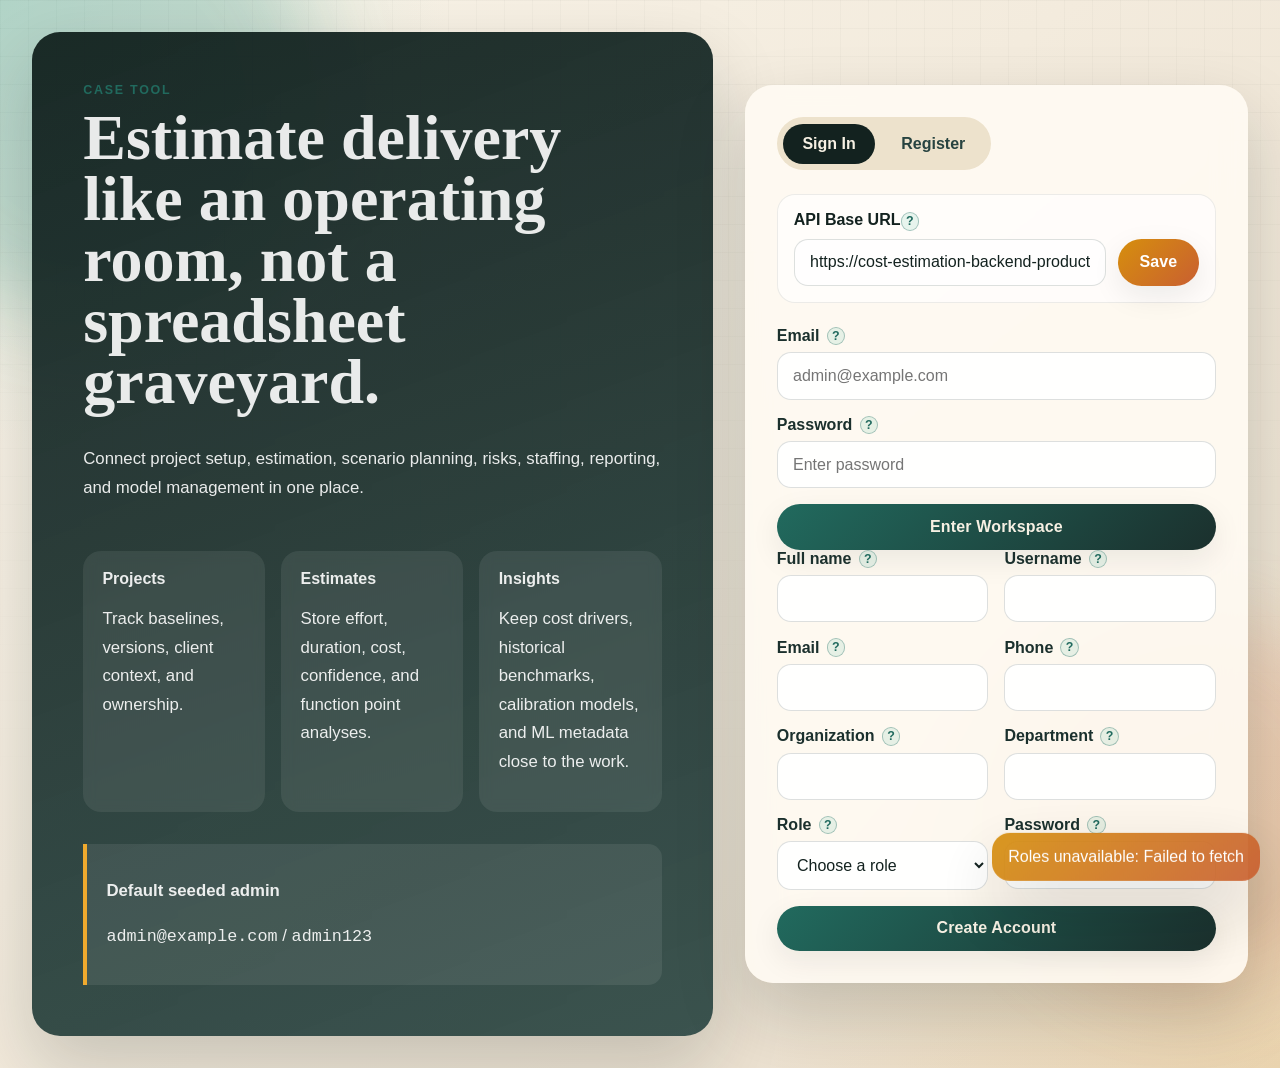
<file: frontend/templates/index.html>
<!DOCTYPE html>
<html lang="en">
<head>
    <meta charset="UTF-8">
    <meta http-equiv="refresh" content="0; url=../index.html">
    <meta name="viewport" content="width=device-width, initial-scale=1.0">
    <title>Redirecting to CASE Tool</title>
</head>
<body>
    <p>Redirecting to the CASE Tool workspace. If that does not happen, open <a href="../index.html">the frontend root</a>.</p>
</body>
</html>
</file>
<file: frontend/assets/css/style.css>
:root {
    --ink-950: #13221f;
    --ink-900: #1b302d;
    --ink-800: #274340;
    --ink-700: #365754;
    --sand-50: #f6f0e3;
    --sand-100: #ede2cc;
    --sand-200: #dbcaa6;
    --mint-300: #9ad4c6;
    --mint-500: #2c8b7b;
    --mint-600: #216a5e;
    --amber-400: #f0aa2e;
    --amber-500: #d68f0d;
    --clay-400: #df7b52;
    --clay-500: #c95f31;
    --red-500: #bf3f2e;
    --white: #ffffff;
    --shadow-sm: 0 10px 30px rgba(10, 29, 27, 0.08);
    --shadow-lg: 0 30px 70px rgba(10, 29, 27, 0.18);
    --radius-lg: 28px;
    --radius-md: 18px;
    --radius-sm: 12px;
    --font-body: "Trebuchet MS", "Lucida Sans Unicode", "Segoe UI", sans-serif;
    --font-display: "Palatino Linotype", "Book Antiqua", Palatino, serif;
    --transition: 180ms ease;
}

* {
    box-sizing: border-box;
}

html {
    font-size: 16px;
}

body {
    margin: 0;
    min-height: 100vh;
    font-family: var(--font-body);
    color: var(--ink-950);
    background:
        radial-gradient(circle at top left, rgba(154, 212, 198, 0.35), transparent 28rem),
        radial-gradient(circle at bottom right, rgba(240, 170, 46, 0.18), transparent 32rem),
        linear-gradient(140deg, #f9f4e9 0%, #f3ebdd 42%, #e8dcca 100%);
    overflow-x: hidden;
}

button,
input,
textarea,
select {
    font: inherit;
}

button {
    cursor: pointer;
}

.hidden {
    display: none !important;
}

.ambient {
    position: fixed;
    inset: auto;
    z-index: -1;
    pointer-events: none;
}

.ambient-one {
    top: -8rem;
    left: -8rem;
    width: 28rem;
    height: 28rem;
    border-radius: 50%;
    background: rgba(44, 139, 123, 0.22);
    filter: blur(40px);
}

.ambient-two {
    right: -6rem;
    bottom: -6rem;
    width: 24rem;
    height: 24rem;
    border-radius: 50%;
    background: rgba(223, 123, 82, 0.18);
    filter: blur(36px);
}

.ambient-grid {
    inset: 0;
    background-image:
        linear-gradient(rgba(19, 34, 31, 0.04) 1px, transparent 1px),
        linear-gradient(90deg, rgba(19, 34, 31, 0.04) 1px, transparent 1px);
    background-size: 28px 28px;
    mask-image: linear-gradient(to bottom, rgba(0, 0, 0, 0.65), transparent 92%);
}

.loading-bar {
    position: fixed;
    top: 0;
    left: 0;
    width: 100%;
    height: 4px;
    background: transparent;
    z-index: 1000;
    overflow: hidden;
}

.loading-bar::before {
    content: "";
    display: block;
    width: 35%;
    height: 100%;
    background: linear-gradient(90deg, var(--mint-600), var(--amber-500), var(--clay-500));
    transform: translateX(-120%);
}

.loading-bar.active::before {
    animation: loadingSlide 1.2s linear infinite;
}

@keyframes loadingSlide {
    from {
        transform: translateX(-120%);
    }
    to {
        transform: translateX(340%);
    }
}

.eyebrow {
    display: inline-block;
    font-size: 0.78rem;
    font-weight: 700;
    letter-spacing: 0.14em;
    text-transform: uppercase;
    color: var(--mint-600);
}

.mono {
    font-family: "Consolas", "Courier New", monospace;
}

.auth-shell {
    min-height: 100vh;
    display: grid;
    grid-template-columns: 1.15fr 0.85fr;
    gap: 2rem;
    padding: 2rem;
}

.auth-story,
.auth-panel {
    border-radius: var(--radius-lg);
    box-shadow: var(--shadow-lg);
}

.auth-story {
    padding: 3.2rem;
    background:
        linear-gradient(160deg, rgba(19, 34, 31, 0.96), rgba(39, 67, 64, 0.9)),
        linear-gradient(90deg, rgba(255, 255, 255, 0.04), rgba(255, 255, 255, 0.01));
    color: rgba(255, 255, 255, 0.9);
    display: flex;
    flex-direction: column;
    justify-content: center;
}

.auth-story h1 {
    font-family: var(--font-display);
    font-size: clamp(2.5rem, 5vw, 4.6rem);
    line-height: 0.95;
    margin: 0.7rem 0 1rem;
}

.auth-story p {
    max-width: 44rem;
    font-size: 1.05rem;
    line-height: 1.7;
}

.story-grid {
    display: grid;
    grid-template-columns: repeat(3, minmax(0, 1fr));
    gap: 1rem;
    margin-top: 2rem;
}

.story-card {
    padding: 1.2rem;
    border-radius: var(--radius-md);
    background: rgba(255, 255, 255, 0.08);
    backdrop-filter: blur(6px);
}

.story-card strong {
    display: block;
    margin-bottom: 0.45rem;
}

.auth-callout {
    margin-top: 2rem;
    padding: 1rem 1.2rem;
    border-left: 4px solid var(--amber-400);
    background: rgba(255, 255, 255, 0.08);
    border-radius: 0 14px 14px 0;
}

.auth-panel {
    padding: 2rem;
    background: rgba(255, 251, 243, 0.9);
    backdrop-filter: blur(16px);
    align-self: center;
}

.auth-tabs {
    display: inline-flex;
    gap: 0.45rem;
    padding: 0.4rem;
    border-radius: 999px;
    background: var(--sand-100);
    margin-bottom: 1.5rem;
}

.auth-tab {
    border: 0;
    padding: 0.7rem 1.2rem;
    border-radius: 999px;
    background: transparent;
    color: var(--ink-800);
    font-weight: 700;
    transition: background var(--transition), color var(--transition);
}

.auth-tab.active {
    background: var(--ink-950);
    color: var(--sand-50);
}

.connection-card {
    margin-bottom: 1.5rem;
    padding: 1rem;
    border-radius: var(--radius-md);
    border: 1px solid rgba(19, 34, 31, 0.08);
    background: rgba(255, 255, 255, 0.6);
}

.connection-card label {
    display: block;
    margin-bottom: 0.5rem;
    font-weight: 700;
}

.inline-form {
    display: flex;
    gap: 0.75rem;
}

.auth-form {
    display: none;
}

.auth-form.active {
    display: flex;
}

.form {
    display: flex;
    flex-direction: column;
    gap: 1rem;
}

.field,
.compact-field {
    display: flex;
    flex-direction: column;
    gap: 0.45rem;
}

.field label,
.compact-field span {
    font-weight: 700;
    color: var(--ink-900);
}

.field label,
.checkbox-grid label {
    display: inline-flex;
    align-items: center;
    gap: 0.45rem;
}

.field-help {
    position: relative;
    width: 1.15rem;
    height: 1.15rem;
    border: 1px solid rgba(33, 106, 94, 0.35);
    border-radius: 999px;
    background: rgba(154, 212, 198, 0.24);
    color: var(--mint-600);
    font-size: 0.78rem;
    font-weight: 800;
    line-height: 1;
    display: inline-grid;
    place-items: center;
    padding: 0;
}

.field-help::after {
    content: attr(data-tooltip);
    position: absolute;
    left: 50%;
    bottom: calc(100% + 0.55rem);
    width: min(18rem, 80vw);
    transform: translateX(-50%) translateY(0.25rem);
    padding: 0.75rem 0.85rem;
    border-radius: 12px;
    background: var(--ink-950);
    color: var(--sand-50);
    box-shadow: var(--shadow-lg);
    opacity: 0;
    pointer-events: none;
    transition: opacity var(--transition), transform var(--transition);
    z-index: 30;
    text-align: left;
    font-weight: 600;
    line-height: 1.45;
    white-space: normal;
}

.field-help:hover::after,
.field-help:focus::after {
    opacity: 1;
    transform: translateX(-50%) translateY(0);
}

.field-row {
    display: grid;
    grid-template-columns: repeat(2, minmax(0, 1fr));
    gap: 1rem;
}

input,
textarea,
select {
    width: 100%;
    padding: 0.85rem 0.95rem;
    border-radius: 14px;
    border: 1px solid rgba(27, 48, 45, 0.15);
    background: rgba(255, 255, 255, 0.92);
    color: var(--ink-950);
    transition: border-color var(--transition), box-shadow var(--transition), transform var(--transition);
}

textarea {
    resize: vertical;
    min-height: 6.5rem;
}

input:focus,
textarea:focus,
select:focus {
    outline: none;
    border-color: var(--mint-600);
    box-shadow: 0 0 0 4px rgba(44, 139, 123, 0.14);
    transform: translateY(-1px);
}

.button-row {
    display: flex;
    flex-wrap: wrap;
    gap: 0.8rem;
}

.checkbox-grid {
    display: flex;
    flex-wrap: wrap;
    gap: 1rem;
    color: var(--ink-800);
}

.checkbox-field {
    justify-content: flex-end;
}

.checkbox-grid label,
.checkbox-field label {
    display: flex;
    align-items: center;
    gap: 0.55rem;
    font-weight: 700;
}

.checkbox-grid input,
.checkbox-field input {
    width: auto;
    margin: 0;
}

.btn {
    border: 0;
    border-radius: 999px;
    padding: 0.85rem 1.35rem;
    font-weight: 800;
    letter-spacing: 0.01em;
    transition: transform var(--transition), box-shadow var(--transition), background var(--transition), color var(--transition);
}

.btn:hover,
.btn:focus-visible {
    transform: translateY(-1px);
}

.btn-primary {
    background: linear-gradient(135deg, var(--mint-600), var(--ink-900));
    color: var(--sand-50);
    box-shadow: var(--shadow-sm);
}

.btn-secondary {
    background: linear-gradient(135deg, var(--amber-500), var(--clay-500));
    color: var(--white);
    box-shadow: var(--shadow-sm);
}

.btn-ghost {
    background: rgba(19, 34, 31, 0.06);
    color: var(--ink-950);
}

.btn-danger-soft {
    background: rgba(191, 63, 46, 0.1);
    color: var(--red-500);
}

.workspace-shell {
    display: grid;
    grid-template-columns: 18rem 1fr;
    min-height: 100vh;
}

.sidebar {
    padding: 1.5rem;
    background: linear-gradient(180deg, rgba(19, 34, 31, 0.96), rgba(27, 48, 45, 0.92));
    color: rgba(255, 255, 255, 0.86);
    position: sticky;
    top: 0;
    height: 100vh;
}

.brand-block {
    padding: 1.2rem 1rem 1.6rem;
    border-radius: var(--radius-md);
    background: rgba(255, 255, 255, 0.06);
    margin-bottom: 1.5rem;
}

.brand-block h2 {
    margin: 0.4rem 0 0.4rem;
    font-family: var(--font-display);
    font-size: 1.9rem;
    color: var(--sand-50);
}

.brand-block p {
    margin: 0;
    color: rgba(255, 255, 255, 0.72);
    line-height: 1.6;
}

.side-nav {
    display: grid;
    gap: 0.55rem;
}

.nav-link {
    border: 0;
    width: 100%;
    text-align: left;
    padding: 0.95rem 1rem;
    border-radius: 16px;
    background: transparent;
    color: rgba(255, 255, 255, 0.72);
    font-weight: 700;
    transition: background var(--transition), color var(--transition), transform var(--transition);
}

.nav-link.active,
.nav-link:hover,
.nav-link:focus-visible {
    background: linear-gradient(135deg, rgba(44, 139, 123, 0.26), rgba(240, 170, 46, 0.16));
    color: var(--sand-50);
    transform: translateX(3px);
}

.workspace-main {
    padding: 1.5rem;
}

.topbar {
    display: flex;
    justify-content: space-between;
    gap: 1rem;
    align-items: flex-end;
    padding: 1rem 1.2rem;
    border-radius: var(--radius-lg);
    background: rgba(255, 251, 243, 0.76);
    backdrop-filter: blur(12px);
    box-shadow: var(--shadow-sm);
}

.topbar-cluster {
    display: flex;
    flex-wrap: wrap;
    align-items: flex-end;
    gap: 0.75rem;
}

.topbar-status {
    justify-content: flex-end;
}

.status-badge {
    display: inline-flex;
    align-items: center;
    gap: 0.35rem;
    min-height: 2.7rem;
    padding: 0.65rem 1rem;
    border-radius: 999px;
    font-size: 0.92rem;
    font-weight: 700;
    background: rgba(19, 34, 31, 0.08);
    color: var(--ink-950);
}

.status-badge.online {
    background: rgba(44, 139, 123, 0.12);
    color: var(--mint-600);
}

.status-badge.offline {
    background: rgba(191, 63, 46, 0.12);
    color: var(--red-500);
}

.status-badge.neutral {
    background: rgba(240, 170, 46, 0.12);
    color: var(--amber-500);
}

.status-badge.warning {
    background: rgba(191, 63, 46, 0.13);
    color: var(--red-500);
}

.notification-chip {
    border: 0;
}

.view-stack {
    margin-top: 1.5rem;
}

.view-panel {
    display: none;
    animation: riseIn 220ms ease;
}

.view-panel.active {
    display: block;
}

@keyframes riseIn {
    from {
        opacity: 0;
        transform: translateY(8px);
    }
    to {
        opacity: 1;
        transform: translateY(0);
    }
}

.section-head {
    display: flex;
    justify-content: space-between;
    align-items: flex-end;
    gap: 1rem;
    margin-bottom: 1.2rem;
}

.section-head h1 {
    margin: 0.35rem 0 0.3rem;
    font-family: var(--font-display);
    font-size: clamp(2rem, 3vw, 3rem);
    color: var(--ink-950);
}

.context-banner {
    margin: 0;
    color: var(--ink-700);
}

.metrics-grid {
    display: grid;
    grid-template-columns: repeat(4, minmax(0, 1fr));
    gap: 1rem;
    margin-bottom: 1.2rem;
}

.analytics-grid {
    display: grid;
    grid-template-columns: repeat(3, minmax(0, 1fr));
    gap: 1rem;
    margin-bottom: 1.2rem;
}

.analytic-card {
    min-height: 14rem;
}

.bar-row {
    display: grid;
    grid-template-columns: minmax(7rem, 1fr) 2fr auto;
    gap: 0.7rem;
    align-items: center;
    margin: 0.7rem 0;
    font-size: 0.9rem;
}

.bar-track {
    position: relative;
    height: 0.65rem;
    overflow: hidden;
    border-radius: 999px;
    background: rgba(33, 106, 94, 0.14);
}

.bar-track i {
    display: block;
    height: 100%;
    border-radius: inherit;
    background: linear-gradient(90deg, var(--mint-600), var(--mint-300));
}

.bar-track.amber i {
    background: linear-gradient(90deg, var(--amber-500), var(--clay-500));
}

.metric-card {
    padding: 1.2rem;
    border-radius: var(--radius-md);
    background: rgba(255, 255, 255, 0.86);
    box-shadow: var(--shadow-sm);
    border: 1px solid rgba(19, 34, 31, 0.05);
}

.metric-card p {
    margin: 0 0 0.55rem;
    color: var(--ink-700);
}

.metric-card strong {
    font-family: var(--font-display);
    font-size: 1.9rem;
}

.metric-card.teal {
    border-top: 5px solid var(--mint-600);
}

.metric-card.amber {
    border-top: 5px solid var(--amber-500);
}

.metric-card.clay {
    border-top: 5px solid var(--clay-500);
}

.metric-card.ink {
    border-top: 5px solid var(--ink-900);
}

.integration-status {
    display: grid;
    gap: 1rem;
}

.language-field {
    min-width: 7.5rem;
}

html[dir="rtl"] .sidebar,
html[dir="rtl"] .workspace-main,
html[dir="rtl"] table {
    direction: rtl;
}

html[dir="rtl"] .field-help::after {
    text-align: right;
}

.hero-panel,
.panel {
    border-radius: var(--radius-lg);
    background: rgba(255, 251, 243, 0.8);
    backdrop-filter: blur(12px);
    box-shadow: var(--shadow-sm);
}

.hero-panel {
    display: flex;
    justify-content: space-between;
    align-items: flex-end;
    gap: 1rem;
    padding: 1.6rem;
    margin-bottom: 1.2rem;
}

.hero-panel h3 {
    margin: 0.45rem 0 0.6rem;
    font-family: var(--font-display);
    font-size: 2rem;
}

.hero-panel p {
    margin: 0;
    color: var(--ink-700);
    max-width: 46rem;
}

.hero-actions {
    display: flex;
    flex-wrap: wrap;
    gap: 0.8rem;
}

.split-grid {
    display: grid;
    grid-template-columns: minmax(0, 0.95fr) minmax(0, 1.05fr);
    gap: 1rem;
    margin-top: 1rem;
}

.triple-grid {
    display: grid;
    grid-template-columns: repeat(3, minmax(0, 1fr));
    gap: 1rem;
}

.panel {
    padding: 1.4rem;
}

.panel-head {
    display: flex;
    justify-content: space-between;
    align-items: center;
    gap: 1rem;
    margin-bottom: 1rem;
}

.panel-head h2,
.mini-panel h3 {
    margin: 0;
    font-family: var(--font-display);
}

.stacked-panel {
    display: grid;
    gap: 1rem;
}

.mini-panel {
    padding: 1rem;
    border-radius: var(--radius-md);
    background: rgba(255, 255, 255, 0.55);
}

.table-wrap {
    overflow: auto;
}

table {
    width: 100%;
    border-collapse: collapse;
    min-width: 40rem;
}

thead th {
    font-size: 0.82rem;
    text-transform: uppercase;
    letter-spacing: 0.08em;
    color: var(--ink-700);
    text-align: left;
    padding: 0.95rem 0.75rem;
    border-bottom: 1px solid rgba(19, 34, 31, 0.12);
}

tbody td {
    padding: 0.95rem 0.75rem;
    border-bottom: 1px solid rgba(19, 34, 31, 0.08);
    vertical-align: top;
}

tbody tr:hover {
    background: rgba(255, 255, 255, 0.45);
}

.row-selected {
    background: rgba(44, 139, 123, 0.1);
}

.table-actions {
    display: flex;
    flex-wrap: wrap;
    gap: 0.45rem;
}

.status-pill {
    display: inline-flex;
    padding: 0.35rem 0.7rem;
    border-radius: 999px;
    background: rgba(44, 139, 123, 0.11);
    color: var(--mint-600);
    font-size: 0.82rem;
    font-weight: 800;
}

.stack-list {
    display: grid;
    gap: 0.8rem;
}

.list-card {
    padding: 1rem;
    border-radius: var(--radius-md);
    background: rgba(255, 255, 255, 0.58);
    border: 1px solid rgba(19, 34, 31, 0.08);
}

.list-card p {
    margin: 0.5rem 0 0;
}

.list-card-head {
    display: flex;
    justify-content: space-between;
    gap: 1rem;
    align-items: center;
}

.subtle {
    color: var(--ink-700);
}

.plain-list {
    margin: 0;
    padding: 0;
    list-style: none;
    display: grid;
    gap: 0.75rem;
}

.plain-list li {
    padding: 0.9rem 1rem;
    border-radius: var(--radius-md);
    background: rgba(255, 255, 255, 0.55);
    display: grid;
    gap: 0.3rem;
}

.empty-list {
    color: var(--ink-700);
}

.empty-state {
    padding: 1.2rem;
    border-radius: var(--radius-md);
    background: rgba(255, 255, 255, 0.5);
    border: 1px dashed rgba(19, 34, 31, 0.16);
    color: var(--ink-700);
}

.empty-cell {
    color: var(--ink-700);
    padding: 1.2rem 0.75rem;
}

.detail-card {
    padding: 1rem;
    border-radius: var(--radius-md);
    background: rgba(255, 255, 255, 0.56);
}

.detail-grid {
    display: grid;
    grid-template-columns: repeat(3, minmax(0, 1fr));
    gap: 0.85rem;
    margin: 1rem 0;
}

.detail-grid div {
    padding: 0.85rem;
    border-radius: 14px;
    background: rgba(255, 255, 255, 0.6);
}

.detail-grid dt {
    color: var(--ink-700);
    font-size: 0.85rem;
    margin-bottom: 0.2rem;
}

.detail-grid dd {
    margin: 0;
    font-weight: 800;
}

.inline-summary {
    display: flex;
    flex-wrap: wrap;
    gap: 0.75rem;
    margin-bottom: 0.9rem;
}

.inline-summary span {
    padding: 0.55rem 0.85rem;
    border-radius: 999px;
    background: rgba(255, 255, 255, 0.58);
    font-weight: 700;
}

.report-preview {
    min-height: 14rem;
    padding: 1rem;
    border-radius: var(--radius-md);
    background: rgba(255, 255, 255, 0.54);
    border: 1px solid rgba(19, 34, 31, 0.08);
}

.generated-report {
    display: grid;
    gap: 1rem;
}

.generated-report h2,
.generated-report h3 {
    font-family: var(--font-display);
}

.generated-report ul {
    margin: 0;
    padding-left: 1.2rem;
}

.report-code {
    margin: 0;
    white-space: pre-wrap;
    font-family: "Consolas", "Courier New", monospace;
    color: var(--ink-950);
}

.section-rule {
    margin: 1.5rem 0;
    border: 0;
    border-top: 1px solid rgba(19, 34, 31, 0.12);
}

.toast-stack {
    position: fixed;
    right: 1.25rem;
    bottom: 1.25rem;
    display: grid;
    gap: 0.75rem;
    z-index: 1200;
}

.toast {
    min-width: 16rem;
    max-width: 24rem;
    padding: 0.95rem 1rem;
    border-radius: 18px;
    color: var(--white);
    box-shadow: var(--shadow-lg);
    animation: toastIn 180ms ease;
}

.toast.info {
    background: linear-gradient(135deg, var(--ink-900), var(--ink-700));
}

.toast.success {
    background: linear-gradient(135deg, var(--mint-600), var(--ink-900));
}

.toast.warning {
    background: linear-gradient(135deg, var(--amber-500), var(--clay-500));
}

.toast.error {
    background: linear-gradient(135deg, var(--red-500), #8f2f23);
}

.toast.leaving {
    opacity: 0;
    transform: translateY(8px);
    transition: opacity 200ms ease, transform 200ms ease;
}

@keyframes toastIn {
    from {
        opacity: 0;
        transform: translateY(10px);
    }
    to {
        opacity: 1;
        transform: translateY(0);
    }
}

@media (max-width: 1320px) {
    .metrics-grid,
    .analytics-grid {
        grid-template-columns: repeat(2, minmax(0, 1fr));
    }

    .triple-grid {
        grid-template-columns: 1fr;
    }
}

@media (max-width: 1080px) {
    .auth-shell,
    .workspace-shell,
    .split-grid {
        grid-template-columns: 1fr;
    }

    .story-grid {
        grid-template-columns: 1fr;
    }

    .sidebar {
        position: relative;
        height: auto;
    }
}

@media (max-width: 760px) {
    .auth-shell,
    .workspace-main,
    .sidebar {
        padding: 1rem;
    }

    .topbar,
    .hero-panel {
        flex-direction: column;
        align-items: stretch;
    }

    .field-row,
    .detail-grid,
    .metrics-grid,
    .analytics-grid {
        grid-template-columns: 1fr;
    }

    .inline-form {
        flex-direction: column;
    }

    .button-row,
    .hero-actions,
    .table-actions,
    .topbar-cluster {
        width: 100%;
    }

    .btn {
        width: 100%;
        justify-content: center;
    }

    table {
        min-width: 32rem;
    }

    .toast-stack {
        left: 1rem;
        right: 1rem;
        bottom: 1rem;
    }

    .toast {
        max-width: none;
    }
}

@media (prefers-reduced-motion: reduce) {
    *,
    *::before,
    *::after {
        animation-duration: 0.01ms !important;
        animation-iteration-count: 1 !important;
        transition-duration: 0.01ms !important;
        scroll-behavior: auto !important;
    }
}
</file>
